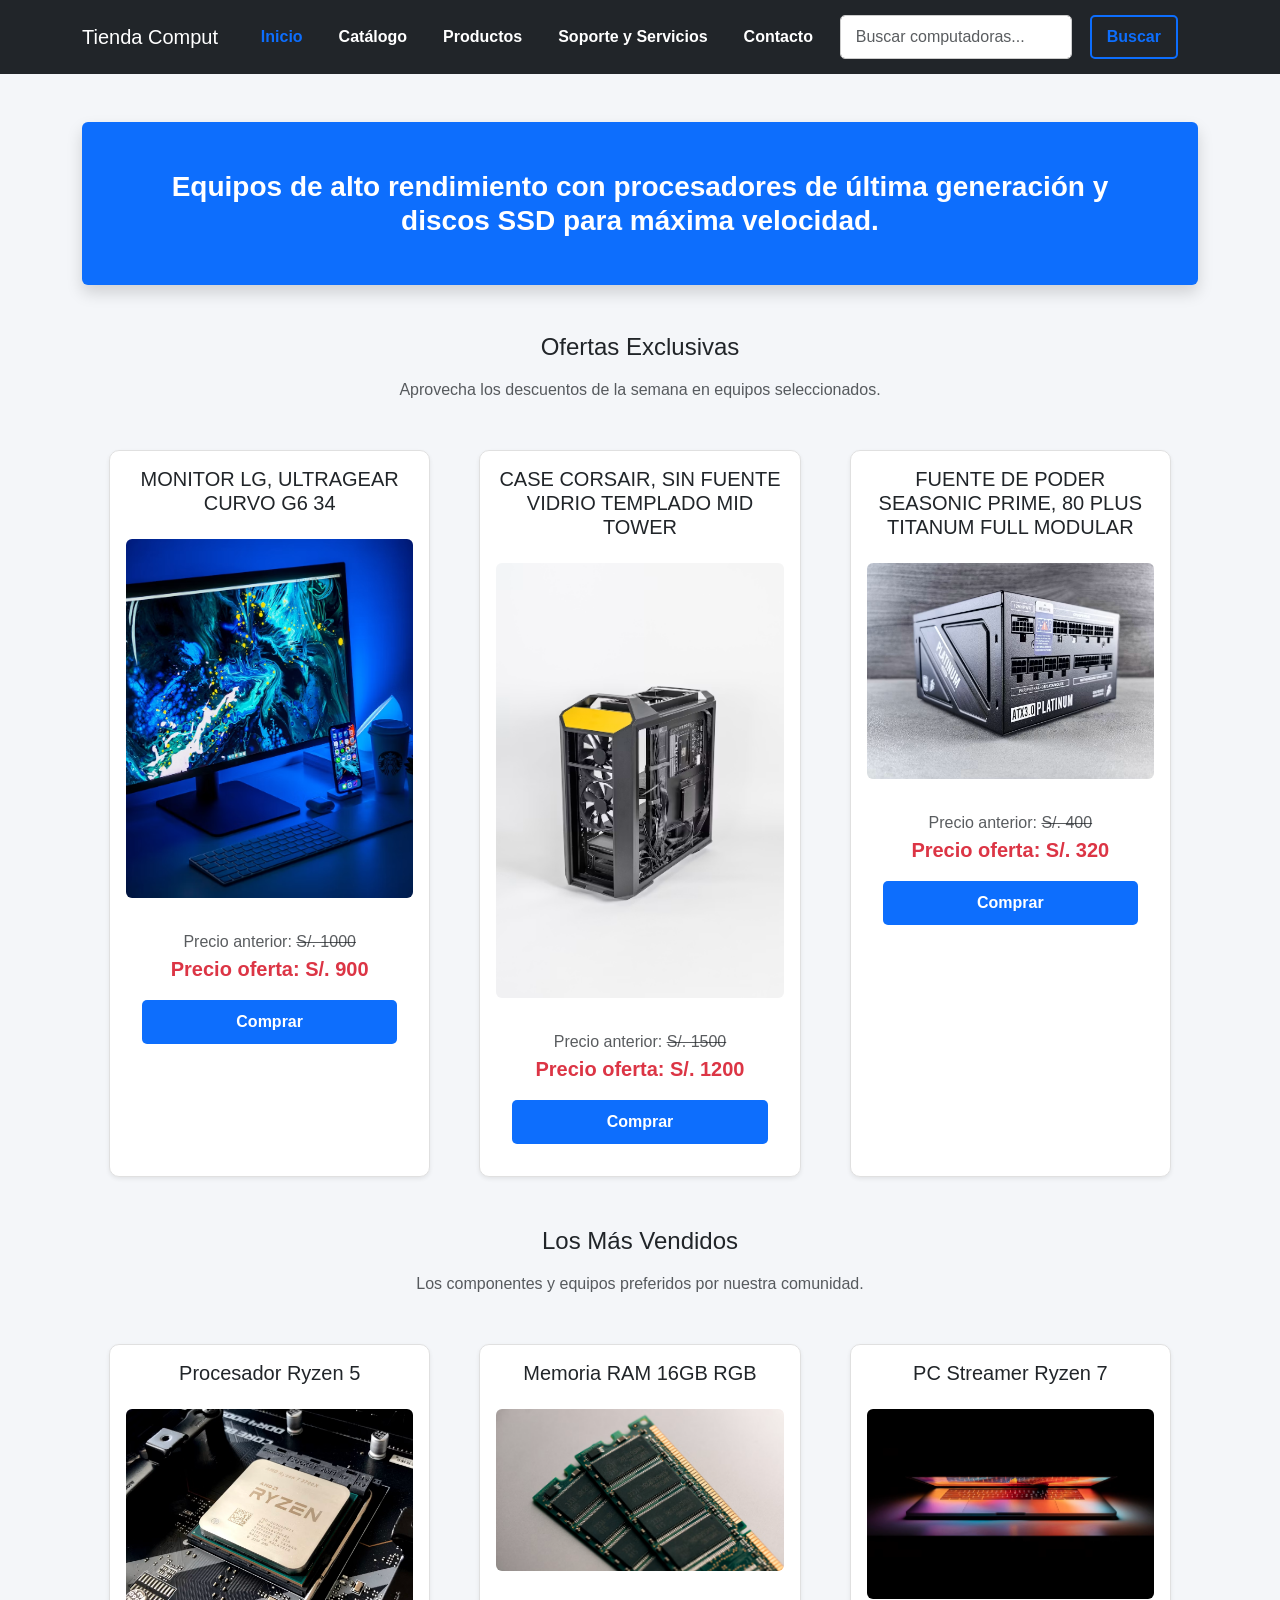
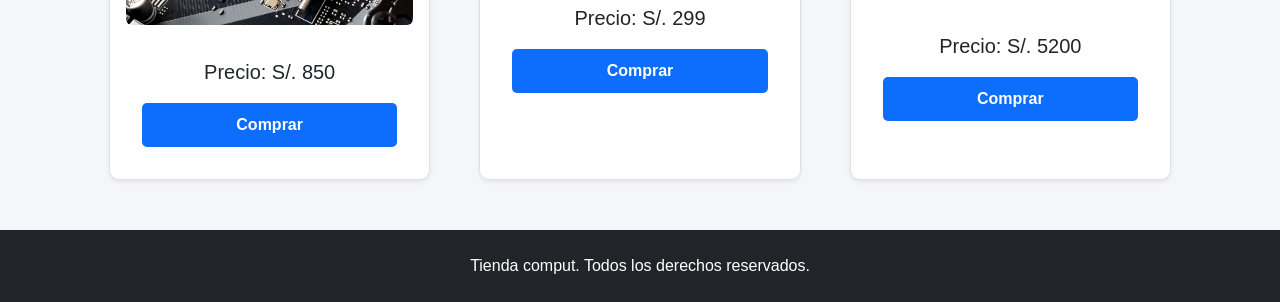
<file: index.html>
<!DOCTYPE html>
<html lang="es">
<head>
    <meta charset="UTF-8">
    <meta name="viewport" content="width=device-width, initial-scale=1.0">
    <title>Tienda Virtual - Comput</title>
  <!-- Enlace Oficial de Bootstrap 5 -->
<link href="https://cdn.jsdelivr.net/npm/bootstrap@5.3.8/dist/css/bootstrap.min.css" rel="stylesheet" integrity="sha384-sRIl4kxILFvY47J16cr9ZwB07vP4J8+LH7qKQnuqkuIAvNWLzeN8tE5YBujZqJLB" crossorigin="anonymous">
<link rel="stylesheet" href="estilos.css">

</head>

<body>
    <header>
        <nav class="navbar navbar-expand-lg navbar-dark bg-dark">
            <div class="container">
                <a class="navbar-brand" href="index.html">Tienda Comput</a>
                <button class="navbar-toggler" type="button" data-bs-toggle="collapse" data-bs-target="#navbarNav">
                    <span class="navbar-toggler-icon"></span>
                </button>
                <div class="collapse navbar-collapse" id="navbarNav">
                <ul class="navbar-nav ms-auto mb-2 mb-lg-0">
                    <li class="nav-item"><a class="nav-link active" href="index.html">Inicio</a></li>
                    <li class="nav-item"><a class="nav-link" href="catalogo.html">Catálogo</a></li>
                    <li class="nav-item"><a class="nav-link" href="productos.html">Productos</a></li>
                    <li class="nav-item"><a class="nav-link" href="soporte.html">Soporte y Servicios</a></li>
                    <li class="nav-item"><a class="nav-link" href="contacto.html">Contacto</a></li>
                </ul>
                <form class="d-flex" action="#" method="get">

                    <input class="form-control me-2" type="search" placeholder="Buscar computadoras..." name="buscar">
                    <button class="btn btn-outline-primary" type="submit">Buscar</button>
                </form>
            </div>

            </div>
        </nav>
    </header>

    <main class="container my-5">
        <section id="presentacion" class="bg-primary text-white p-5 rounded shadow mb-5 text-center">
            <h1 class="display-5 fw-bold">Equipos de alto rendimiento con procesadores de última generación y discos SSD para máxima velocidad.</h1>
        </section>

        <!-- Producto de Oferta  -->
        <section id="ofertas" class="mb-5">
            <h2 class="text-center mb-3">Ofertas Exclusivas</h2>
            <p class="text-center text-muted mb-4">Aprovecha los descuentos de la semana en equipos seleccionados.</p>
            
            <div class="row g-4">
                <div class="col-md-4">
                    <article class="card h-100 shadow-sm card-producto p-3 text-center">
                        <h3 class="h5 card-title">MONITOR LG, ULTRAGEAR CURVO G6 34</h3>
                        <img src="imagenesindex/monitor .jpg" class="img-fluid mx-auto my-3 rounded" alt="monitor Gamer en oferta">
                        <div class="card-body">
                            <p class="text-muted m-0">Precio anterior: <del>S/. 1000</del></p>
                            <p class="text-danger fs-5"><strong>Precio oferta: S/. 900</strong></p>
                            <button type="button" class="btn btn-primary w-100 btn-comprar">Comprar</button>
                        </div>
                    </article>
                </div>
                <div class="col-md-4">
                    <article class="card h-100 shadow-sm card-producto p-3 text-center">
                        <h3 class="h5 card-title">CASE CORSAIR, SIN FUENTE VIDRIO TEMPLADO MID TOWER</h3>
                        <img src="imagenesindex/case .jpg" class="img-fluid mx-auto my-3 rounded" alt="Case en oferta">
                        <div class="card-body">
                            <p class="text-muted m-0">Precio anterior: <del>S/. 1500</del></p>
                            <p class="text-danger fs-5"><strong>Precio oferta: S/. 1200</strong></p>
                            <button type="button" class="btn btn-primary w-100 btn-comprar">Comprar</button>
                        </div>
                    </article>
                </div>
                <div class="col-md-4">
                    <article class="card h-100 shadow-sm card-producto p-3 text-center">
                        <h3 class="h5 card-title">FUENTE DE PODER SEASONIC PRIME, 80 PLUS TITANUM FULL MODULAR</h3>
                        <img src="imagenesindex/fuente .jpg" class="img-fluid mx-auto my-3 rounded" alt="fuente de poder en oferta">
                        <div class="card-body">
                            <p class="text-muted m-0">Precio anterior: <del>S/. 400</del></p>
                            <p class="text-danger fs-5"><strong>Precio oferta: S/. 320</strong></p>
                            <button type="button" class="btn btn-primary w-100 btn-comprar">Comprar</button>
                        </div>
                    </article>
                </div>
            </div>
        </section>

        <!-- SECCIÓN DE LOS MÁS VENDIDOS -->
        <section id="mas-vendidos" class="mb-5">
            <h2 class="text-center mb-3">Los Más Vendidos</h2>
            <p class="text-center text-muted mb-4">Los componentes y equipos preferidos por nuestra comunidad.</p>

            <div class="row g-4">
                <div class="col-md-4">
                    <article class="card h-100 shadow-sm card-producto p-3 text-center">
                        <h3 class="h5 card-title">Procesador Ryzen 5</h3>
                        <img src="imagenesindex/procesador.jpg" class="img-fluid mx-auto my-3 rounded" alt="Procesador Ryzen">
                        <div class="card-body">
                            <p class="fs-5">Precio: S/. 850</p>
                            <button type="button" class="btn btn-primary w-100 btn-comprar">Comprar</button>
                        </div>
                    </article>
                </div>
                <div class="col-md-4">
                    <article class="card h-100 shadow-sm card-producto p-3 text-center">
                        <h3 class="h5 card-title">Memoria RAM 16GB RGB</h3>
                        <img src="imagenesindex/memoria.jpg" class="img-fluid mx-auto my-3 rounded" alt="Memoria RAM RGB">
                        <div class="card-body">
                            <p class="fs-5">Precio: S/. 299</p>
                            <button type="button" class="btn btn-primary w-100 btn-comprar">Comprar</button>
                        </div>
                    </article>
                </div>
                <div class="col-md-4">
                    <article class="card h-100 shadow-sm card-producto p-3 text-center">
                        <h3 class="h5 card-title">PC Streamer Ryzen 7</h3>
                        <img src="imagenesindex/pc.jpg" class="img-fluid mx-auto my-3 rounded" alt="Pc para streaming">
                        <div class="card-body">
                            <p class="fs-5">Precio: S/. 5200</p>
                            <button type="button" class="btn btn-primary w-100 btn-comprar">Comprar</button>
                        </div>
                    </article>
                </div>
            </div>
        </section>
    </main>

    <footer class="bg-dark text-white text-center py-4 mt-5">
        <div class="container">
            <p class="m-0">Tienda comput. Todos los derechos reservados.</p>
        </div>
    </footer>

    <!-- Bootstrap  -->
    <script src="https://cdn.jsdelivr.net/npm/bootstrap@5.3.8/dist/js/bootstrap.bundle.min.js" integrity="sha384-FKyoEForCGlyvwx9Hj09JcYn3nv7wiPVlz7YYwJrWVcXK/BmnVDxM+D2scQbITxI" crossorigin="anonymous"></script>
</body>
</html>
</file>
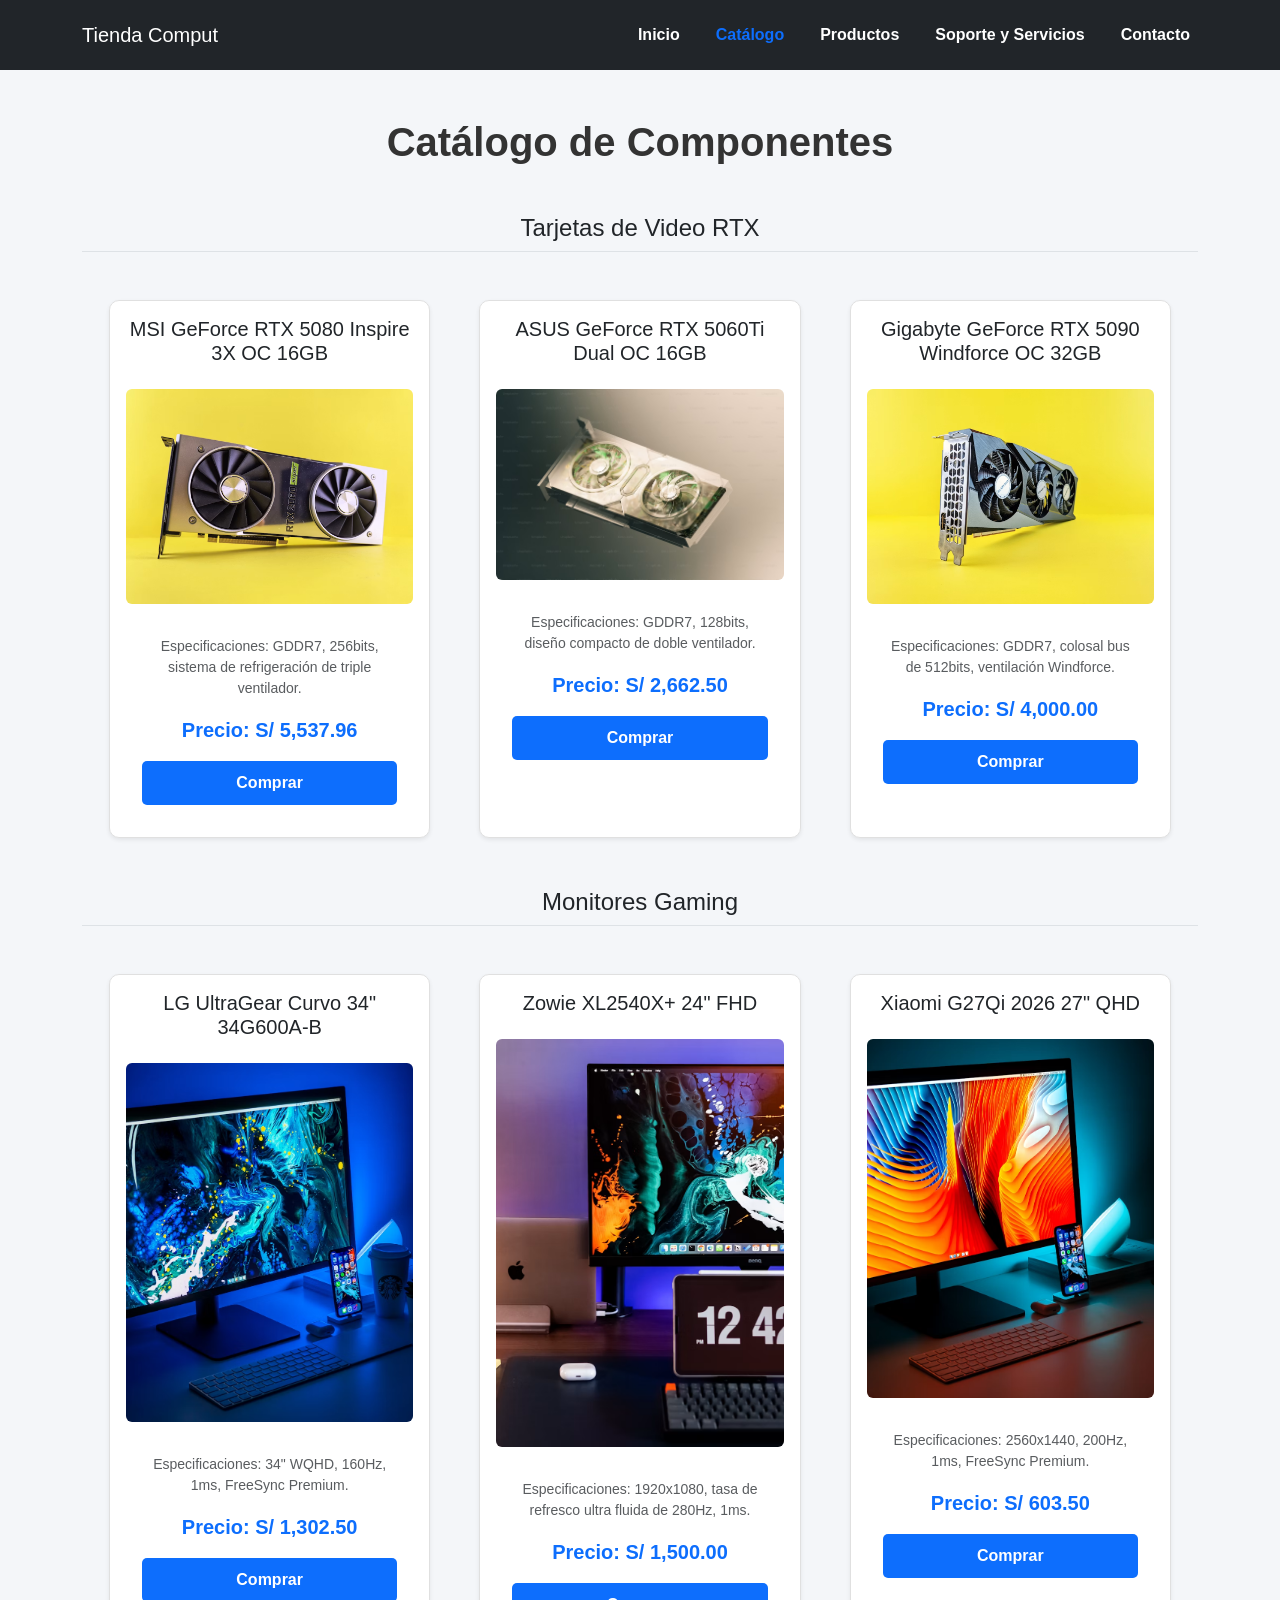
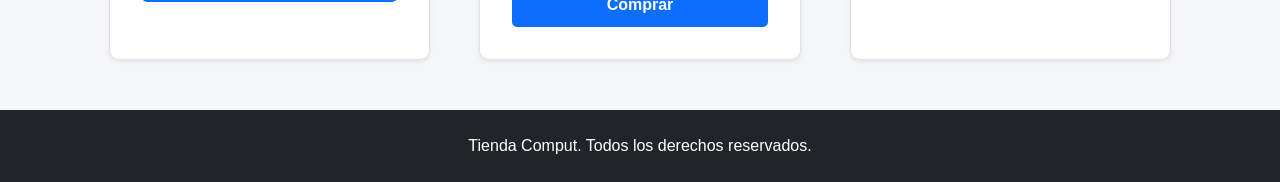
<file: catalogo.html>
<!DOCTYPE html>
<html lang="es">
<head>
    <meta charset="UTF-8">
    <meta name="viewport" content="width=device-width, initial-scale=1.0">
    <title>Catálogo - Componentes y Monitores</title>
   <link href="https://cdn.jsdelivr.net/npm/bootstrap@5.3.8/dist/css/bootstrap.min.css" rel="stylesheet" integrity="sha384-sRIl4kxILFvY47J16cr9ZwB07vP4J8+LH7qKQnuqkuIAvNWLzeN8tE5YBujZqJLB" crossorigin="anonymous">
   <link rel="stylesheet" href="estilos.css">
</head>
<body>

    <header>
        <nav class="navbar navbar-expand-lg navbar-dark bg-dark">
            <div class="container">
                <a class="navbar-brand" href="index.html">Tienda Comput</a>
                <button class="navbar-toggler" type="button" data-bs-toggle="collapse" data-bs-target="#navbarNav">
                    <span class="navbar-toggler-icon"></span>
                </button>
                <div class="collapse navbar-collapse" id="navbarNav">
                    <ul class="navbar-nav ms-auto">
                        <li class="nav-item"><a class="nav-link" href="index.html">Inicio</a></li>
                        <li class="nav-item"><a class="nav-link active" href="catalogo.html">Catálogo</a></li>
                        <li class="nav-item"><a class="nav-link" href="productos.html">Productos</a></li>
                        <li class="nav-item"><a class="nav-link" href="soporte.html">Soporte y Servicios</a></li>
                        <li class="nav-item"><a class="nav-link" href="contacto.html">Contacto</a></li>
                    </ul>
                </div>
            </div>
        </nav>
    </header>

    <main class="container my-5">
        <h1 class="text-center mb-5 fw-bold">Catálogo de Componentes</h1>

        <!-- TARJETAS DE VIDEO -->
        <section id="tarjetas-rtx" class="mb-5">
            <h2 class="border-bottom pb-2 mb-4">Tarjetas de Video RTX</h2>
            <div class="row g-4">
                <div class="col-md-4">
                    <article class="card h-100 shadow-sm card-producto p-3 text-center">
                        <h3 class="h5 card-title">MSI GeForce RTX 5080 Inspire 3X OC 16GB</h3>
                        <img src="imagenesindex/tarjeta de video .jpg" class="img-fluid mx-auto my-3 rounded" alt="Tarjeta de video msi">
                        <div class="card-body">
                            <p class="card-text text-muted small">Especificaciones: GDDR7, 256bits, sistema de refrigeración de triple ventilador.</p>
                            <p class="text-primary fs-5"><strong>Precio: S/ 5,537.96</strong></p>
                            <button type="button" class="btn btn-primary w-100 btn-comprar">Comprar</button>
                        </div>
                    </article>
                </div>
                <div class="col-md-4">
                    <article class="card h-100 shadow-sm card-producto p-3 text-center">
                        <h3 class="h5 card-title">ASUS GeForce RTX 5060Ti Dual OC 16GB</h3>
                        <img src="imagenesindex/tarjeta de video1 .jpg" class="img-fluid mx-auto my-3 rounded" alt="Tarjeta de video asus">
                        <div class="card-body">
                            <p class="card-text text-muted small">Especificaciones: GDDR7, 128bits, diseño compacto de doble ventilador.</p>
                            <p class="text-primary fs-5"><strong>Precio: S/ 2,662.50</strong></p>
                            <button type="button" class="btn btn-primary w-100 btn-comprar">Comprar</button>
                        </div>
                    </article>
                </div>
                <div class="col-md-4">
                    <article class="card h-100 shadow-sm card-producto p-3 text-center">
                        <h3 class="h5 card-title">Gigabyte GeForce RTX 5090 Windforce OC 32GB</h3>
                        <img src="imagenesindex/tarjeta de video2 .jpg" class="img-fluid mx-auto my-3 rounded" alt="Tarjeta de video gigabyte">
                        <div class="card-body">
                            <p class="card-text text-muted small">Especificaciones: GDDR7, colosal bus de 512bits, ventilación Windforce.</p>
                            <p class="text-primary fs-5"><strong>Precio: S/ 4,000.00</strong></p>
                            <button type="button" class="btn btn-primary w-100 btn-comprar">Comprar</button>
                        </div>
                    </article>
                </div>
            </div>
        </section>

        <!-- MONITORES GAMING -->
        <section id="monitores-gaming" class="mb-5">
            <h2 class="border-bottom pb-2 mb-4">Monitores Gaming</h2>
            <div class="row g-4">
                <div class="col-md-4">
                    <article class="card h-100 shadow-sm card-producto p-3 text-center">
                        <h3 class="h5 card-title">LG UltraGear Curvo 34" 34G600A-B</h3>
                        <img src="imagenesindex/monitor .jpg" class="img-fluid mx-auto my-3 rounded" alt="Monitor curvo">
                        <div class="card-body">
                            <p class="card-text text-muted small">Especificaciones: 34" WQHD, 160Hz, 1ms, FreeSync Premium.</p>
                            <p class="text-primary fs-5"><strong>Precio: S/ 1,302.50</strong></p>
                            <button type="button" class="btn btn-primary w-100 btn-comprar">Comprar</button>
                        </div>
                    </article>
                </div>
                <div class="col-md-4">
                    <article class="card h-100 shadow-sm card-producto p-3 text-center">
                        <h3 class="h5 card-title">Zowie XL2540X+ 24" FHD</h3>
                        <img src="imagenesindex/monitor1.jpg" class="img-fluid mx-auto my-3 rounded" alt="Monitor plano zowie">
                        <div class="card-body">
                            <p class="card-text text-muted small">Especificaciones: 1920x1080, tasa de refresco ultra fluida de 280Hz, 1ms.</p>
                            <p class="text-primary fs-5"><strong>Precio: S/ 1,500.00</strong></p>
                            <button type="button" class="btn btn-primary w-100 btn-comprar">Comprar</button>
                        </div>
                    </article>
                </div>
                <div class="col-md-4">
                    <article class="card h-100 shadow-sm card-producto p-3 text-center">
                        <h3 class="h5 card-title">Xiaomi G27Qi 2026 27" QHD</h3>
                        <img src="imagenesindex/monitor2 .jpg" class="img-fluid mx-auto my-3 rounded" alt="Monitor xiaomi">
                        <div class="card-body">
                            <p class="card-text text-muted small">Especificaciones: 2560x1440, 200Hz, 1ms, FreeSync Premium.</p>
                            <p class="text-primary fs-5"><strong>Precio: S/ 603.50</strong></p>
                            <button type="button" class="btn btn-primary w-100 btn-comprar">Comprar</button>
                        </div>
                    </article>
                </div>
            </div>
        </section>
    </main>

    <footer class="bg-dark text-white text-center py-4 mt-5">
        <div class="container">
            <p class="m-0">Tienda Comput. Todos los derechos reservados.</p>
        </div>
    </footer>

    <script src="https://cdn.jsdelivr.net/npm/bootstrap@5.3.8/dist/js/bootstrap.bundle.min.js" integrity="sha384-FKyoEForCGlyvwx9Hj09JcYn3nv7wiPVlz7YYwJrWVcXK/BmnVDxM+D2scQbITxI" crossorigin="anonymous"></script>

</body>
</html>
</file>
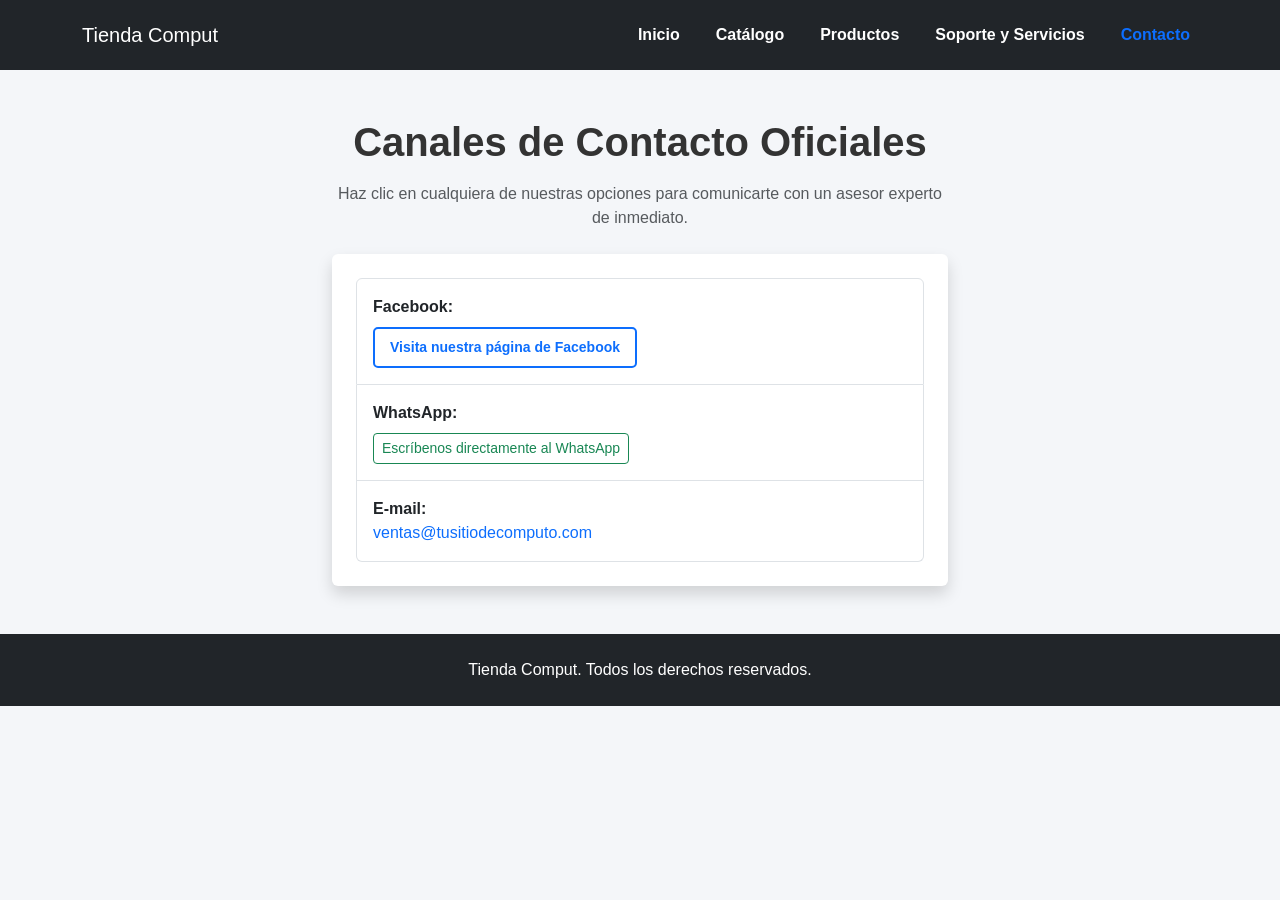
<file: contacto.html>
<!DOCTYPE html>
<html lang="es">
<head>
    <meta charset="UTF-8">
    <meta name="viewport" content="width=device-width, initial-scale=1.0">
    <title>Contacto - Comunícate con Nosotros</title>
   <link href="https://cdn.jsdelivr.net/npm/bootstrap@5.3.8/dist/css/bootstrap.min.css" rel="stylesheet" integrity="sha384-sRIl4kxILFvY47J16cr9ZwB07vP4J8+LH7qKQnuqkuIAvNWLzeN8tE5YBujZqJLB" crossorigin="anonymous">
   <link rel="stylesheet" href="estilos.css">
</head>
<body>

    <header>
        <nav class="navbar navbar-expand-lg navbar-dark bg-dark">
            <div class="container">
                <a class="navbar-brand" href="index.html">Tienda Comput</a>
                <button class="navbar-toggler" type="button" data-bs-toggle="collapse" data-bs-target="#navbarNav">
                    <span class="navbar-toggler-icon"></span>
                </button>
                <div class="collapse navbar-collapse" id="navbarNav">
                    <ul class="navbar-nav ms-auto">
                        <li class="nav-item"><a class="nav-link" href="index.html">Inicio</a></li>
                        <li class="nav-item"><a class="nav-link" href="catalogo.html">Catálogo</a></li>
                        <li class="nav-item"><a class="nav-link" href="productos.html">Productos</a></li>
                        <li class="nav-item"><a class="nav-link" href="soporte.html">Soporte y Servicios</a></li>
                        <li class="nav-item"><a class="nav-link active" href="contacto.html">Contacto</a></li>
                    </ul>
                </div>
            </div>
        </nav>
    </header>

    <main class="container my-5 text-center col-lg-6">
        <h1 class="fw-bold mb-3">Canales de Contacto Oficiales</h1>
        <p class="text-muted mb-4">Haz clic en cualquiera de nuestras opciones para comunicarte con un asesor experto de inmediato.</p>

        <section class="shadow p-4 rounded bg-white">
            <div class="list-group text-start">
                <div class="list-group-item py-3">
                    <strong>Facebook:</strong> <br>
                    <a href="https://facebook.com" target="_blank" class="btn btn-sm btn-outline-primary mt-2">Visita nuestra página de Facebook</a>
                </div>
                <div class="list-group-item py-3">
                    <strong>WhatsApp:</strong> <br>
                    <a href="https://wa.me" target="_blank" class="btn btn-sm btn-outline-success mt-2">Escríbenos directamente al WhatsApp</a>
                </div>
                <div class="list-group-item py-3">
                    <strong>E-mail:</strong> <br>
                    <a href="mailto:ventas@tusitiodecomputo.com" class="text-decoration-none text-primary">ventas@tusitiodecomputo.com</a>
                </div>
            </div>
        </section>
    </main>

    <footer class="bg-dark text-white text-center py-4 mt-5">
        <div class="container">
            <p class="m-0">Tienda Comput. Todos los derechos reservados.</p>
        </div>
    </footer>

    <script src="https://cdn.jsdelivr.net/npm/bootstrap@5.3.8/dist/js/bootstrap.bundle.min.js" integrity="sha384-FKyoEForCGlyvwx9Hj09JcYn3nv7wiPVlz7YYwJrWVcXK/BmnVDxM+D2scQbITxI" crossorigin="anonymous"></script>
</body>
</html>
</file>
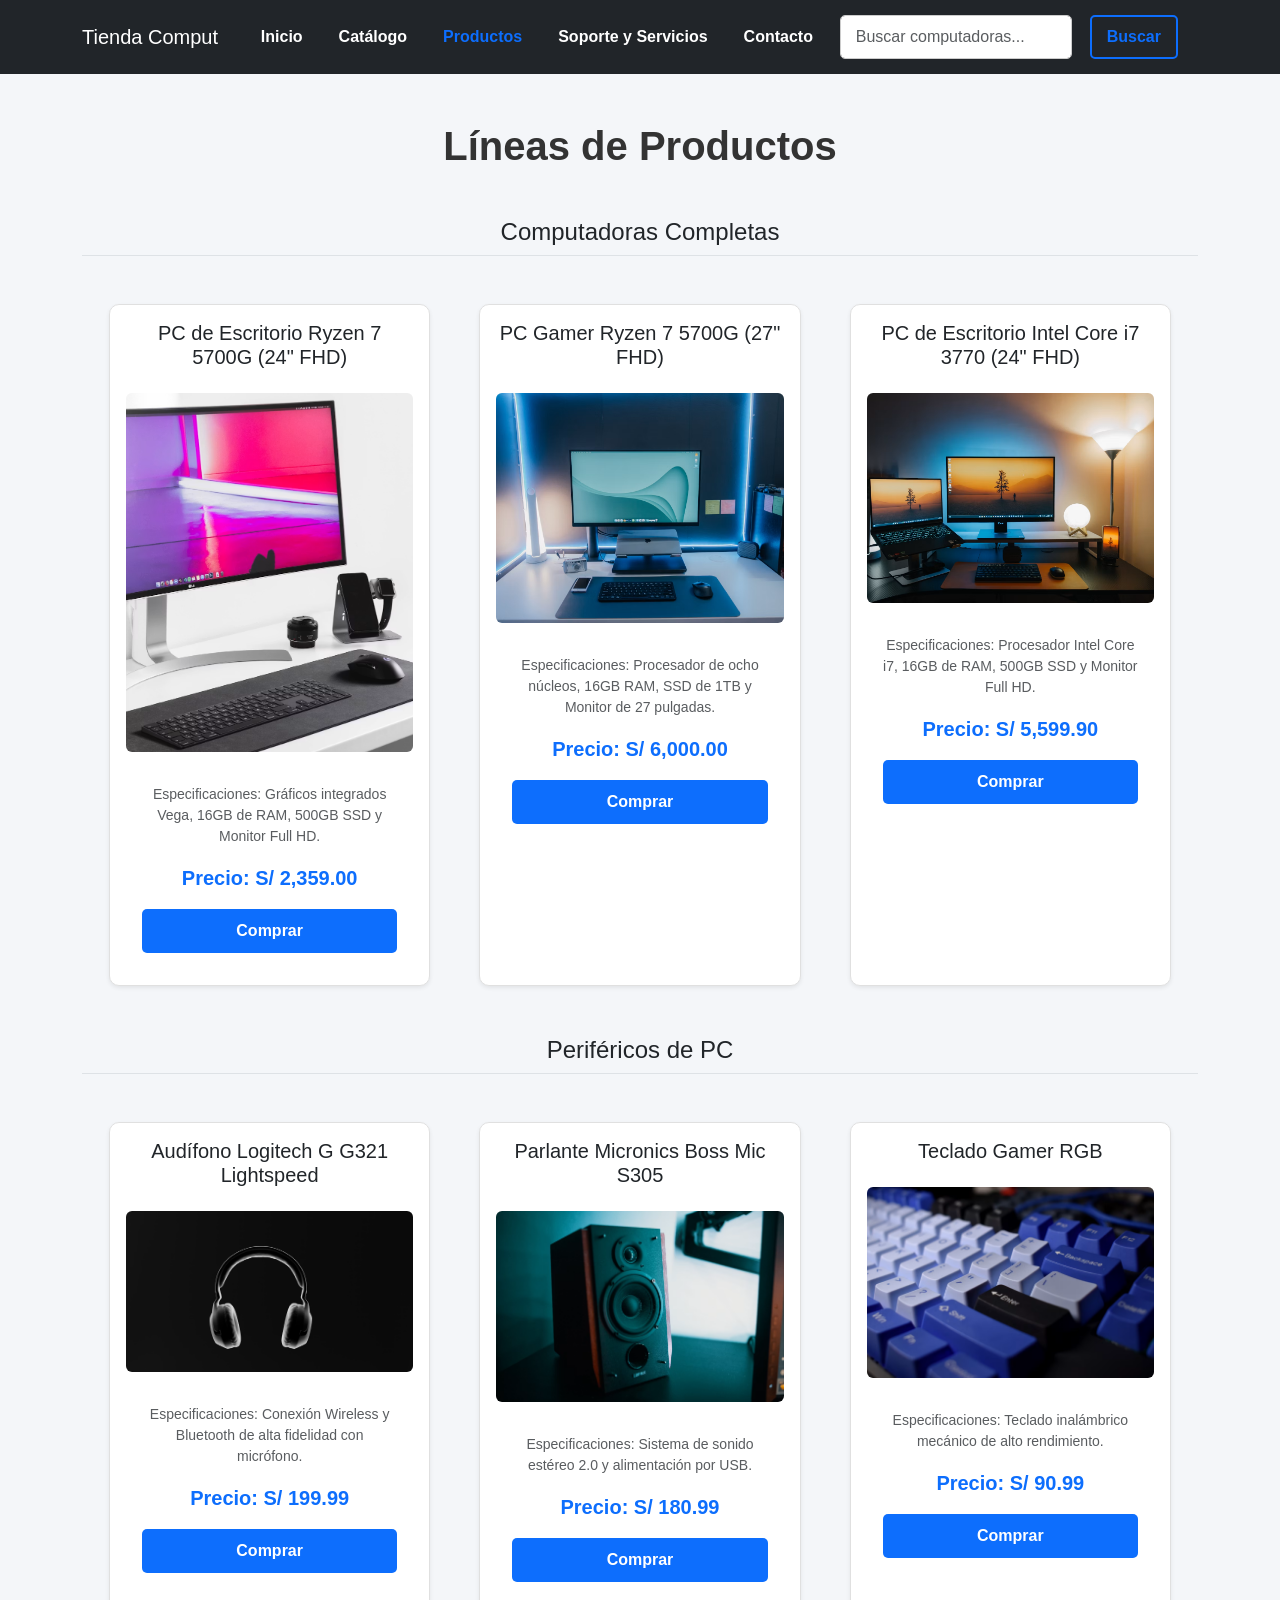
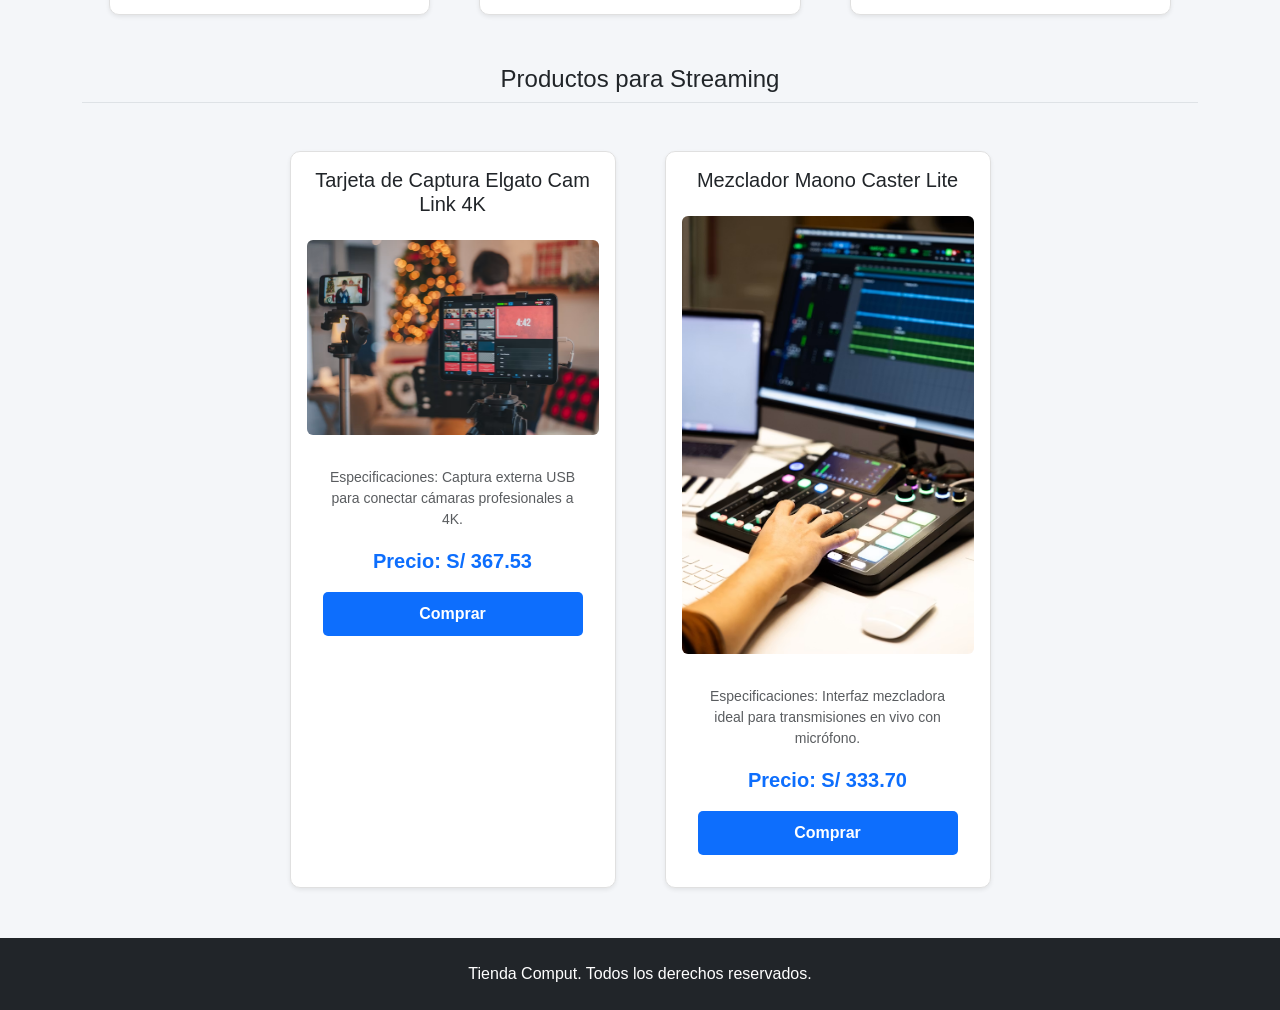
<file: productos.html>
<!DOCTYPE html>
<html lang="es">
<head>
    <meta charset="UTF-8">
    <meta name="viewport" content="width=device-width, initial-scale=1.0">
    <title>Productos - Equipos y Accesorios</title>
    <!-- Bootstrap 5 CSS Oficial -->
    <link href="https://cdn.jsdelivr.net/npm/bootstrap@5.3.8/dist/css/bootstrap.min.css" rel="stylesheet" integrity="sha384-sRIl4kxILFvY47J16cr9ZwB07vP4J8+LH7qKQnuqkuIAvNWLzeN8tE5YBujZqJLB" crossorigin="anonymous">
    <link rel="stylesheet" href="estilos.css">
</head>
<body>

    <header>
        <nav class="navbar navbar-expand-lg navbar-dark bg-dark">
            <div class="container">
                <a class="navbar-brand" href="index.html">Tienda Comput</a>
                <button class="navbar-toggler" type="button" data-bs-toggle="collapse" data-bs-target="#navbarNav">
                    <span class="navbar-toggler-icon"></span>
                </button>
                <div class="collapse navbar-collapse" id="navbarNav">
                    <ul class="navbar-nav ms-auto mb-2 mb-lg-0">
                        <li class="nav-item"><a class="nav-link" href="index.html">Inicio</a></li>
                        <li class="nav-item"><a class="nav-link" href="catalogo.html">Catálogo</a></li>
                        <li class="nav-item"><a class="nav-link active" href="productos.html">Productos</a></li>
                        <li class="nav-item"><a class="nav-link" href="soporte.html">Soporte y Servicios</a></li>
                        <li class="nav-item"><a class="nav-link" href="contacto.html">Contacto</a></li>
                    </ul>
                    <form class="d-flex ms-lg-5" action="#" method="get">
                        <input class="form-control me-2" type="search" placeholder="Buscar computadoras..." name="buscar">
                        <button class="btn btn-outline-primary" type="submit">Buscar</button>
                    </form>
                </div>
            </div>
        </nav>
    </header>

    <main class="container my-5">
        <h1 class="text-center mb-5 fw-bold">Líneas de Productos</h1>

        <!-- SECCIÓN COMPUTADORAS -->
        <section id="computadoras" class="mb-5">
            <h2 class="border-bottom pb-2 mb-4">Computadoras Completas</h2>
            <div class="row g-4">
                <div class="col-md-4">
                    <article class="card h-100 shadow-sm card-producto p-3 text-center">
                        <h3 class="h5 card-title">PC de Escritorio Ryzen 7 5700G (24" FHD)</h3>
                        <img src="imagenesindex/computadora.jpg" class="img-fluid mx-auto my-3 rounded" alt="PC de escritorio">
                        <div class="card-body">
                            <p class="card-text text-muted small">Especificaciones: Gráficos integrados Vega, 16GB de RAM, 500GB SSD y Monitor Full HD.</p>
                            <p class="text-primary fs-5"><strong>Precio: S/ 2,359.00</strong></p>
                            <button type="button" class="btn btn-primary w-100 btn-comprar">Comprar</button>
                        </div>
                    </article>
                </div>
                <div class="col-md-4">
                    <article class="card h-100 shadow-sm card-producto p-3 text-center">
                        <h3 class="h5 card-title">PC Gamer Ryzen 7 5700G (27" FHD)</h3>
                        <img src="imagenesindex/computadora1.jpg" class="img-fluid mx-auto my-3 rounded" alt="PC Gamer">
                        <div class="card-body">
                            <p class="card-text text-muted small">Especificaciones: Procesador de ocho núcleos, 16GB RAM, SSD de 1TB y Monitor de 27 pulgadas.</p>
                            <p class="text-primary fs-5"><strong>Precio: S/ 6,000.00</strong></p>
                            <button type="button" class="btn btn-primary w-100 btn-comprar">Comprar</button>
                        </div>
                    </article>
                </div>
                <div class="col-md-4">
                    <article class="card h-100 shadow-sm card-producto p-3 text-center">
                        <h3 class="h5 card-title">PC de Escritorio Intel Core i7 3770 (24" FHD)</h3>
                        <img src="imagenesindex/computadora2.jpg" class="img-fluid mx-auto my-3 rounded" alt="PC oficina">
                        <div class="card-body">
                            <p class="card-text text-muted small">Especificaciones: Procesador Intel Core i7, 16GB de RAM, 500GB SSD y Monitor Full HD.</p>
                            <p class="text-primary fs-5"><strong>Precio: S/ 5,599.90</strong></p>
                            <button type="button" class="btn btn-primary w-100 btn-comprar">Comprar</button>
                        </div>
                    </article>
                </div>
            </div>
        </section>

        <!-- SECCIÓN PERIFÉRICOS PC -->
        <section id="perifericos" class="mb-5">
            <h2 class="border-bottom pb-2 mb-4">Periféricos de PC</h2>
            <div class="row g-4">
                <div class="col-md-4">
                    <article class="card h-100 shadow-sm card-producto p-3 text-center">
                        <h3 class="h5 card-title">Audífono Logitech G G321 Lightspeed</h3>
                        <img src="imagenesindex/audifono.jpg" class="img-fluid mx-auto my-3 rounded" alt="Audífonos Logitech">
                        <div class="card-body">
                            <p class="card-text text-muted small">Especificaciones: Conexión Wireless y Bluetooth de alta fidelidad con micrófono.</p>
                            <p class="text-primary fs-5"><strong>Precio: S/ 199.99</strong></p>
                            <button type="button" class="btn btn-primary w-100 btn-comprar">Comprar</button>
                        </div>
                    </article>
                </div>
                <div class="col-md-4">
                    <article class="card h-100 shadow-sm card-producto p-3 text-center">
                        <h3 class="h5 card-title">Parlante Micronics Boss Mic S305</h3>
                        <img src="imagenesindex/parlante.jpg" class="img-fluid mx-auto my-3 rounded" alt="Parlante Micronics">
                        <div class="card-body">
                            <p class="card-text text-muted small">Especificaciones: Sistema de sonido estéreo 2.0 y alimentación por USB.</p>
                            <p class="text-primary fs-5"><strong>Precio: S/ 180.99</strong></p>
                            <button type="button" class="btn btn-primary w-100 btn-comprar">Comprar</button>
                        </div>
                    </article>
                </div>
                <div class="col-md-4">
                    <article class="card h-100 shadow-sm card-producto p-3 text-center">
                        <h3 class="h5 card-title">Teclado Gamer RGB</h3>
                        <img src="imagenesindex/teclado.jpg" class="img-fluid mx-auto my-3 rounded" alt="Teclado Gamer">
                        <div class="card-body">
                            <p class="card-text text-muted small">Especificaciones: Teclado inalámbrico mecánico de alto rendimiento.</p>
                            <p class="text-primary fs-5"><strong>Precio: S/ 90.99</strong></p>
                            <button type="button" class="btn btn-primary w-100 btn-comprar">Comprar</button>
                        </div>
                    </article>
                </div>
            </div>
        </section>

        <!-- SECCIÓN STREAMING -->
        <section id="streaming" class="mb-5">
            <h2 class="border-bottom pb-2 mb-4">Productos para Streaming</h2>
            <div class="row g-4">
                <div class="col-md-4">
                    <article class="card h-100 shadow-sm card-producto p-3 text-center">
                        <h3 class="h5 card-title">Tarjeta de Captura Elgato Cam Link 4K</h3>
                        <img src="imagenesindex/camara.1jpg.avif" class="img-fluid mx-auto my-3 rounded" alt="Elgato Cam Link">
                        <div class="card-body">
                            <p class="card-text text-muted small">Especificaciones: Captura externa USB para conectar cámaras profesionales a 4K.</p>
                            <p class="text-primary fs-5"><strong>Precio: S/ 367.53</strong></p>
                            <button type="button" class="btn btn-primary w-100 btn-comprar">Comprar</button>
                        </div>
                    </article>
                </div>
                                <div class="col-md-4">
                    <article class="card h-100 shadow-sm card-producto p-3 text-center">
                        <h3 class="h5 card-title">Mezclador Maono Caster Lite</h3>
                        <img src="imagenesindex/maono.jpg" class="img-fluid mx-auto my-3 rounded" alt="Mezclador Maono">
                        <div class="card-body">
                            <p class="card-text text-muted small">Especificaciones: Interfaz mezcladora ideal para transmisiones en vivo con micrófono.</p>
                            <p class="text-primary fs-5"><strong>Precio: S/ 333.70</strong></p>
                            <button type="button" class="btn btn-primary w-100 btn-comprar">Comprar</button>
                        </div>
                    </article>
                </div>
            </div>
        </section>
    </main>

    <footer class="bg-dark text-white text-center py-4 mt-5">
        <div class="container">
            <p class="m-0">Tienda Comput. Todos los derechos reservados.</p>
        </div>
    </footer>

    <!-- Bootstrap-->
    <script src="https://cdn.jsdelivr.net/npm/bootstrap@5.3.8/dist/js/bootstrap.bundle.min.js" integrity="sha384-FKyoEForCGlyvwx9Hj09JcYn3nv7wiPVlz7YYwJrWVcXK/BmnVDxM+D2scQbITxI" crossorigin="anonymous"></script>
</body>
</html>
</file>
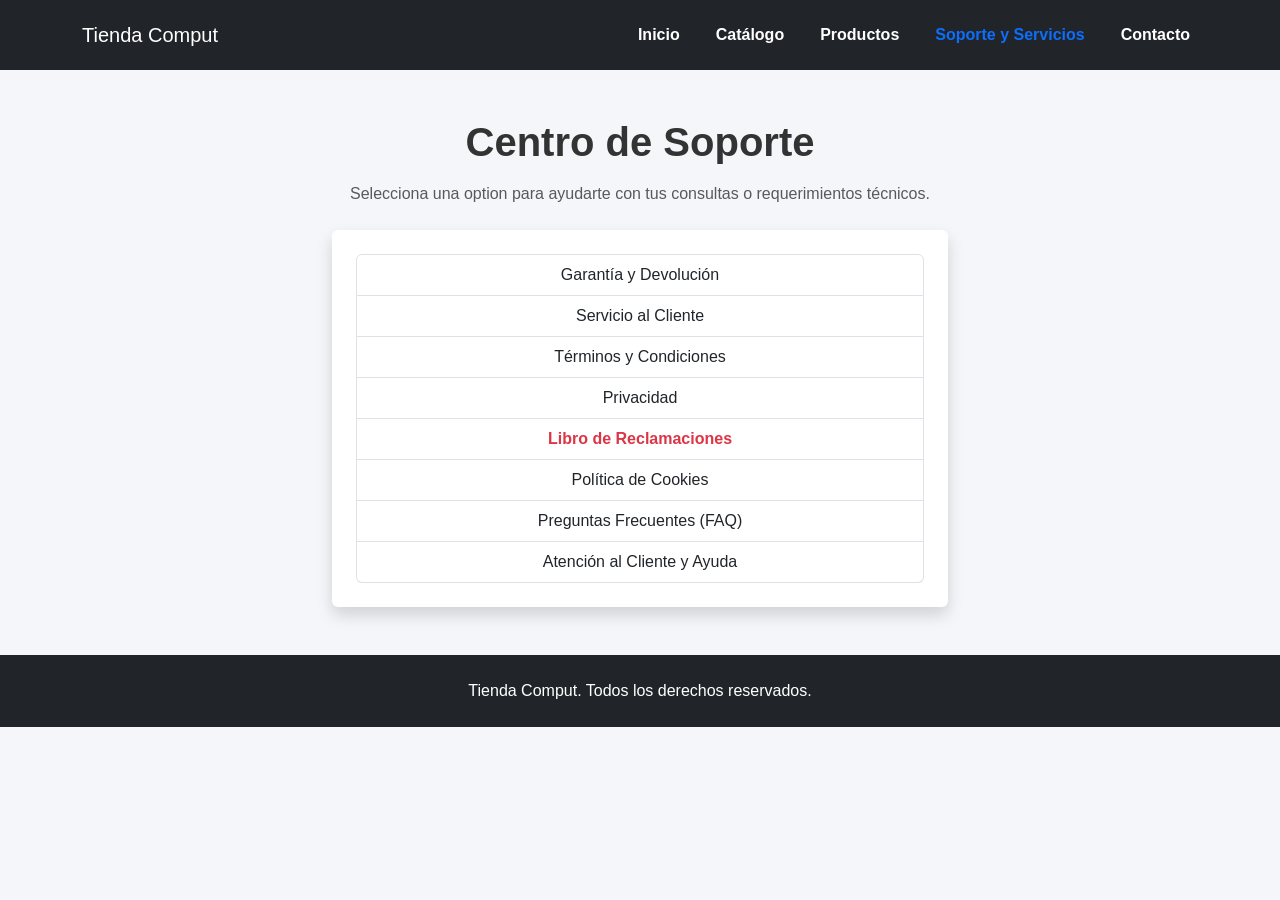
<file: soporte.html>
<!DOCTYPE html>
<html lang="es">
<head>
    <meta charset="UTF-8">
    <meta name="viewport" content="width=device-width, initial-scale=1.0">
    <title>Soporte y Servicios</title>
   <link href="https://cdn.jsdelivr.net/npm/bootstrap@5.3.8/dist/css/bootstrap.min.css" rel="stylesheet" integrity="sha384-sRIl4kxILFvY47J16cr9ZwB07vP4J8+LH7qKQnuqkuIAvNWLzeN8tE5YBujZqJLB" crossorigin="anonymous">
   <link rel="stylesheet" href="estilos.css">
</head>
<body>

    <header>
        <nav class="navbar navbar-expand-lg navbar-dark bg-dark">
            <div class="container">
                <a class="navbar-brand" href="index.html">Tienda Comput</a>
                <button class="navbar-toggler" type="button" data-bs-toggle="collapse" data-bs-target="#navbarNav">
                    <span class="navbar-toggler-icon"></span>
                </button>
                <div class="collapse navbar-collapse" id="navbarNav">
                    <ul class="navbar-nav ms-auto">
                        <li class="nav-item"><a class="nav-link" href="index.html">Inicio</a></li>
                        <li class="nav-item"><a class="nav-link" href="catalogo.html">Catálogo</a></li>
                        <li class="nav-item"><a class="nav-link" href="productos.html">Productos</a></li>
                        <li class="nav-item"><a class="nav-link active" href="soporte.html">Soporte y Servicios</a></li>
                        <li class="nav-item"><a class="nav-link" href="contacto.html">Contacto</a></li>
                    </ul>
                </div>
            </div>
        </nav>
    </header>

    <main class="container my-5 text-center col-lg-6">
        <h1 class="fw-bold mb-3">Centro de Soporte</h1>
        <p class="text-muted mb-4">Selecciona una option para ayudarte con tus consultas o requerimientos técnicos.</p>

        <section class="shadow p-4 rounded bg-white">
            <div class="list-group">
                <a href="#" class="list-group-item list-group-item-action">Garantía y Devolución</a>
                <a href="#" class="list-group-item list-group-item-action">Servicio al Cliente</a>
                <a href="#" class="list-group-item list-group-item-action">Términos y Condiciones</a>
                <a href="#" class="list-group-item list-group-item-action">Privacidad</a>
                <a href="#" class="list-group-item list-group-item-action text-danger fw-bold">Libro de Reclamaciones</a>
                <a href="#" class="list-group-item list-group-item-action">Política de Cookies</a>
                <a href="#" class="list-group-item list-group-item-action">Preguntas Frecuentes (FAQ)</a>
                <a href="#" class="list-group-item list-group-item-action">Atención al Cliente y Ayuda</a>
            </div>
        </section>
    </main>

    <footer class="bg-dark text-white text-center py-4 mt-5">
        <div class="container">
            <p class="m-0">Tienda Comput. Todos los derechos reservados.</p>
        </div>
    </footer>

    <script src="https://cdn.jsdelivr.net/npm/bootstrap@5.3.8/dist/js/bootstrap.bundle.min.js" integrity="sha384-FKyoEForCGlyvwx9Hj09JcYn3nv7wiPVlz7YYwJrWVcXK/BmnVDxM+D2scQbITxI" crossorigin="anonymous"></script>
</body>
</html>
</file>
<file: estilos.css>
/* ===========================================
   estilos.css agregados ami pagina webs html
   =========================================== */

body {
    font-family: 'Segoe UI', Tahoma, Geneva, Verdana, sans-serif;
    background-color: #f4f6f9;
    color: #333;
    margin: 0;
    padding: 0;
}

/* MENÚ DE NAVEGACIÓN*/
.navbar, .bg-dark, header nav {
    background-color: #212529 !important;
    padding: 15px 0;
    display: flex;
    justify-content: space-between;
    align-items: center;
    width: 100%;
}

header nav ul {
    list-style: none;
    margin: 0;
    padding: 0;
    display: flex;
    gap: 20px;
    white-space: nowrap !important;
}

header nav ul li a, .nav-link {
    color: #fff !important;
    text-decoration: none;
    font-weight: 600;
    font-size: 16px;
    padding: 8px 12px;
    transition: color 0.3s;
}

header nav ul li a:hover, header nav ul li a.active {
    color: #0d6efd !important;
}

/* BUSCADOR DEL HEADER */
.d-flex, form {
    display: flex;
    gap: 10px;
    padding-right: 20px;
}

form input, .form-control {
    padding: 8px 15px;
    border-radius: 5px;
    border: 1px solid #ccc;
    outline: none;
}

form button, .btn-outline-primary {
    background-color: transparent;
    color: #0d6efd;
    border: 2px solid #0d6efd;
    padding: 8px 15px;
    border-radius: 5px;
    cursor: pointer;
    font-weight: bold;
    transition: all 0.3s;
}

form button:hover {
    background-color: #0d6efd;
    color: #fff;
}

/*BIENVENIDA */
#presentacion, .bg-primary {
    background-color: #0d6efd !important;
    color: white !important;
    padding: 40px;
    border-radius: 10px;
    text-align: center;
    margin: 30px auto;
    max-width: 1200px;
    box-shadow: 0 4px 15px rgba(0,0,0,0.1);
}

#presentacion h1 {
    font-size: 28px;
    margin: 0;
}

/* CONTENEDOR DE PRODUCTOS*/
.row, .contenedor-productos {
    display: flex;
    flex-wrap: wrap;
    gap: 25px;
    justify-content: center;
    max-width: 1200px;
    margin: 0 auto 50px auto;
    padding: 0 15px;
}

.col-md-4, article {
    flex: 1 1 300px;
    max-width: 350px;
}

/* TARJETAS DE PRODUCTOS */
.card-producto, article.card {
    background-color: #fff;
    border-radius: 10px;
    border: 1px solid #e0e0e0;
    padding: 20px;
    text-align: center;
    box-shadow: 0 4px 6px rgba(0,0,0,0.05);
    transition: all 0.3s ease-in-out;
}

/* EFECTOS HOVER */
.card-producto:hover, article.card:hover {
    transform: translateY(-8px);
    box-shadow: 0 12px 24px rgba(0, 0, 0, 0.15) !important;
    border-color: #0d6efd;
}

.card-producto img, article.card img {
    max-width: 100%;
    height: auto;
    border-radius: 8px;
    margin-bottom: 15px;
    animation: imageGlow 4s infinite ease-in-out;
}

/* BOTONES DE COMPRA CON ANIMACIÓN*/
.btn-comprar, article button {
    background-color: #0d6efd;
    color: white;
    border: none;
    padding: 10px 20px;
    border-radius: 5px;
    font-size: 16px;
    font-weight: bold;
    cursor: pointer;
    width: 100%;
    transition: background-color 0.3s;
}

.btn-comprar:hover, article button:hover {
    animation: pulseEffect 0.6s infinite;
    background-color: #0b5ed7 !important;
}

/* SECCIONES */
h2 {
    text-align: center;
    margin-top: 40px;
    font-size: 24px;
    color: #212529;
}

p.text-center {
    text-align: center;
    color: #6c757d;
    margin-bottom: 30px;
}

/* PIE DE PÁGINA */
footer {
    background-color: #212529;
    color: white;
    text-align: center;
    padding: 20px 0;
    margin-top: 50px;
    animation: footerReveal 1.2s ease-in;
}

/* --- ANIMACIONES CSS --- */
@keyframes fadeIn {
    from { opacity: 0; transform: translateY(-10px); }
    to { opacity: 1; transform: translateY(0); }
}

@keyframes pulseEffect {
    0% { transform: scale(1); }
    50% { transform: scale(1.03); }
    100% { transform: scale(1); }
}

@keyframes slideInLeft {
    from { transform: translateX(-30px); opacity: 0; }
    to { transform: translateX(0); opacity: 1; }
}

@keyframes imageGlow {
    0% { filter: brightness(0.95); }
    50% { filter: brightness(1.03); }
    100% { filter: brightness(0.95); }
}

@keyframes footerReveal {
    from { opacity: 0; }
    to { opacity: 1; }
}

h1, h2 { animation: fadeIn 1s ease-out forwards; }
main section { animation: slideInLeft 0.8s ease-out forwards; }

/* Controlar tamaño de imágenes desde CSS */
.card-producto img {
    width: 300px !important;
    height: auto !important;
    display: block;
    margin-left: auto;
    margin-right: auto;
}

.navbar form.d-flex {
    margin-left: auto !important;
    min-width: 280px !important;
}
</file>
